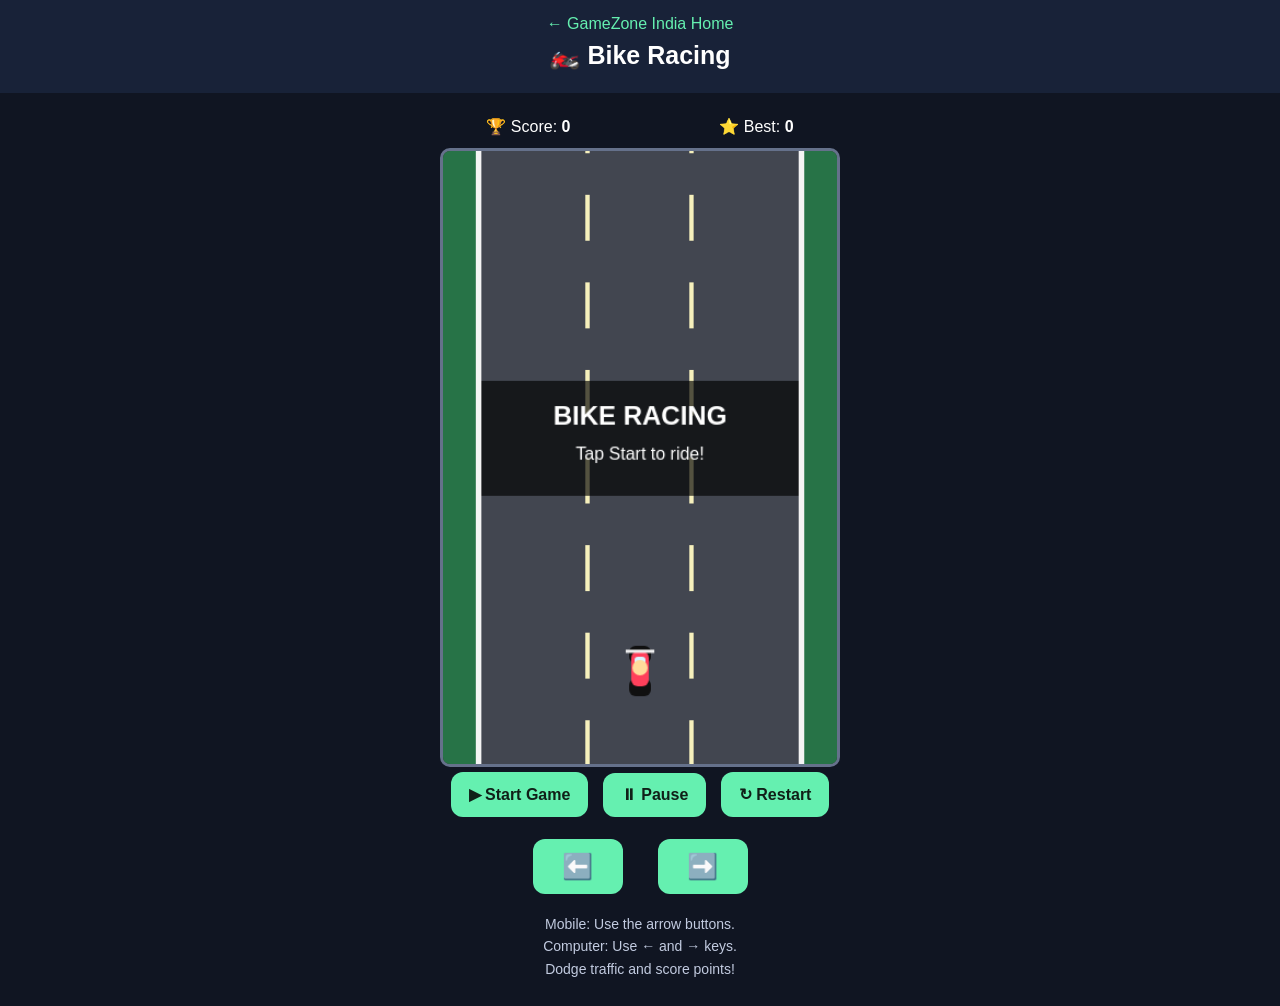
<file: games/bike-racing.html>
<!DOCTYPE html>
<html lang="en">
<head>
<meta charset="UTF-8">
<meta name="viewport" content="width=device-width, initial-scale=1.0">
<title>Bike Racing | GameZone India</title>
<style>
*{box-sizing:border-box}
body{
  margin:0;background:#101522;color:white;
  font-family:Arial,sans-serif;text-align:center
}
header{padding:15px;background:#182238}
header a{color:#65f0b0;text-decoration:none}
h1{margin:8px;font-size:25px}
.game{max-width:480px;margin:auto;padding:12px}
.stats{display:flex;justify-content:space-around;margin:12px 0}
canvas{
  display:block;width:100%;max-width:400px;height:auto;
  margin:auto;background:#333;border:3px solid #65718b;
  border-radius:10px
}
button{
  border:0;border-radius:12px;padding:13px 18px;
  font-weight:bold;font-size:16px;cursor:pointer;
  background:#65f0b0;color:#102018;margin:5px
}
.controls{display:flex;justify-content:center;gap:25px;margin-top:12px}
.controls button{font-size:25px;min-width:90px}
.note{color:#c2cbe0;font-size:14px;line-height:1.6}
</style>
</head>
<body>
<header>
  <a href="../index.html">← GameZone India Home</a>
  <h1>🏍️ Bike Racing</h1>
</header>

<div class="game">
  <div class="stats">
    <div>🏆 Score: <b id="score">0</b></div>
    <div>⭐ Best: <b id="best">0</b></div>
  </div>

  <canvas id="game" width="360" height="560"></canvas>

  <div>
    <button id="start">▶ Start Game</button>
    <button id="pause">⏸ Pause</button>
    <button id="restart">↻ Restart</button>
  </div>

  <div class="controls">
    <button id="left">⬅️</button>
    <button id="right">➡️</button>
  </div>

  <p class="note">
    Mobile: Use the arrow buttons.<br>
    Computer: Use ← and → keys.<br>
    Dodge traffic and score points!
  </p>
</div>

<script>
const canvas = document.getElementById("game");
const ctx = canvas.getContext("2d");
const scoreText = document.getElementById("score");
const bestText = document.getElementById("best");

const lanes = [85, 180, 275];
let bike, traffic, score, best, running, paused, gameOver;
let frame = 0;
let animationId = null;

best = Number(localStorage.getItem("bikeRacingBest") || 0);
bestText.textContent = best;

function resetGame(){
  bike = {lane:1, x:180, y:445, width:30, height:58};
  traffic = [];
  score = 0;
  frame = 0;
  running = false;
  paused = false;
  gameOver = false;
  scoreText.textContent = score;
  draw();
}

function roundedRect(x,y,w,h,r,color){
  ctx.fillStyle = color;
  ctx.beginPath();
  ctx.roundRect(x,y,w,h,r);
  ctx.fill();
}

function drawBike(x,y,color){
  // Wheels
  roundedRect(x-10,y+7,20,16,6,"#101010");
  roundedRect(x-10,y+37,20,16,6,"#101010");

  // Bike body
  roundedRect(x-8,y+12,16,32,6,color);
  roundedRect(x-5,y+17,10,11,3,"#d9f5ff");

  // Rider helmet
  ctx.fillStyle="#ffdc9b";
  ctx.beginPath();
  ctx.arc(x,y+27,7,0,Math.PI*2);
  ctx.fill();

  // Handlebar
  ctx.strokeStyle="#eeeeee";
  ctx.lineWidth=3;
  ctx.beginPath();
  ctx.moveTo(x-13,y+12);
  ctx.lineTo(x+13,y+12);
  ctx.stroke();
}

function drawCar(car){
  roundedRect(car.x-17,car.y,34,56,7,car.color);
  roundedRect(car.x-12,car.y+8,24,15,4,"#b9e8ff");
  roundedRect(car.x-12,car.y+34,24,10,3,"#242b36");

  ctx.fillStyle="#ffe58a";
  ctx.fillRect(car.x-14,car.y+2,7,4);
  ctx.fillRect(car.x+7,car.y+2,7,4);
}

function draw(){
  // Grass
  ctx.fillStyle="#277347";
  ctx.fillRect(0,0,canvas.width,canvas.height);

  // Road
  ctx.fillStyle="#424650";
  ctx.fillRect(30,0,300,canvas.height);

  // Road borders
  ctx.fillStyle="#f4f4f4";
  ctx.fillRect(30,0,5,canvas.height);
  ctx.fillRect(325,0,5,canvas.height);

  // Lane markings
  ctx.fillStyle="#f6f0bc";
  for(let y=-40+(frame*5)%80;y<canvas.height;y+=80){
    ctx.fillRect(130,y,4,42);
    ctx.fillRect(225,y,4,42);
  }

  // Traffic
  traffic.forEach(drawCar);

  // Player bike
  drawBike(bike.x,bike.y,"#ff405b");

  if(!running){
    ctx.fillStyle="rgba(0,0,0,.66)";
    ctx.fillRect(35,210,290,105);
    ctx.textAlign="center";
    ctx.fillStyle="white";
    ctx.font="bold 24px Arial";
    ctx.fillText(gameOver ? "GAME OVER!" : "BIKE RACING",180,250);
    ctx.font="16px Arial";
    ctx.fillText(
      gameOver ? "Tap Restart to play again" :
      paused ? "Game Paused" : "Tap Start to ride!",
      180,282
    );
  }
}

function endGame(){
  running = false;
  gameOver = true;
  if(score > best){
    best = score;
    localStorage.setItem("bikeRacingBest",best);
    bestText.textContent = best;
  }
  draw();
}

function update(){
  if(!running || paused) return;

  frame++;

  // Spawn traffic
  if(frame % 48 === 0){
    const lane = Math.floor(Math.random()*3);
    traffic.push({
      lane:lane,
      x:lanes[lane],
      y:-65,
      color:["#ffc247","#4aa8ff","#c084fc","#e9edf5"][
        Math.floor(Math.random()*4)
      ]
    });
  }

  const speed = 4 + Math.min(score/250,4);

  traffic.forEach(car=>{
    car.y += speed;

    // Collision detection
    const closeX = Math.abs(car.x-bike.x) < 31;
    const closeY = car.y+56 > bike.y+8 && car.y < bike.y+52;

    if(closeX && closeY){
      endGame();
    }

    if(car.y > canvas.height){
      car.passed = true;
      score += 10;
      scoreText.textContent = score;
    }
  });

  traffic = traffic.filter(car=>car.y < canvas.height+70);

  if(running){
    draw();
    animationId = requestAnimationFrame(update);
  }
}

function startGame(){
  if(gameOver) resetGame();
  if(running) return;

  running = true;
  paused = false;
  draw();
  animationId = requestAnimationFrame(update);
}

function moveBike(direction){
  if(!bike || gameOver) return;
  bike.lane = Math.max(0,Math.min(2,bike.lane+direction));
  bike.x = lanes[bike.lane];
  draw();
}

document.getElementById("start").addEventListener("click",startGame);

document.getElementById("pause").addEventListener("click",()=>{
  if(!running) return;
  running = false;
  paused = true;
  draw();
});

document.getElementById("restart").addEventListener("click",()=>{
  resetGame();
  startGame();
});

document.getElementById("left").addEventListener("click",()=>moveBike(-1));
document.getElementById("right").addEventListener("click",()=>moveBike(1));

document.addEventListener("keydown",e=>{
  if(e.key==="ArrowLeft") moveBike(-1);
  if(e.key==="ArrowRight") moveBike(1);
  if(e.key===" "){
    e.preventDefault();
    if(running){
      running = false;
      paused = true;
      draw();
    }else{
      startGame();
    }
  }
});

resetGame();
</script>
</body>
  </html>
</file>
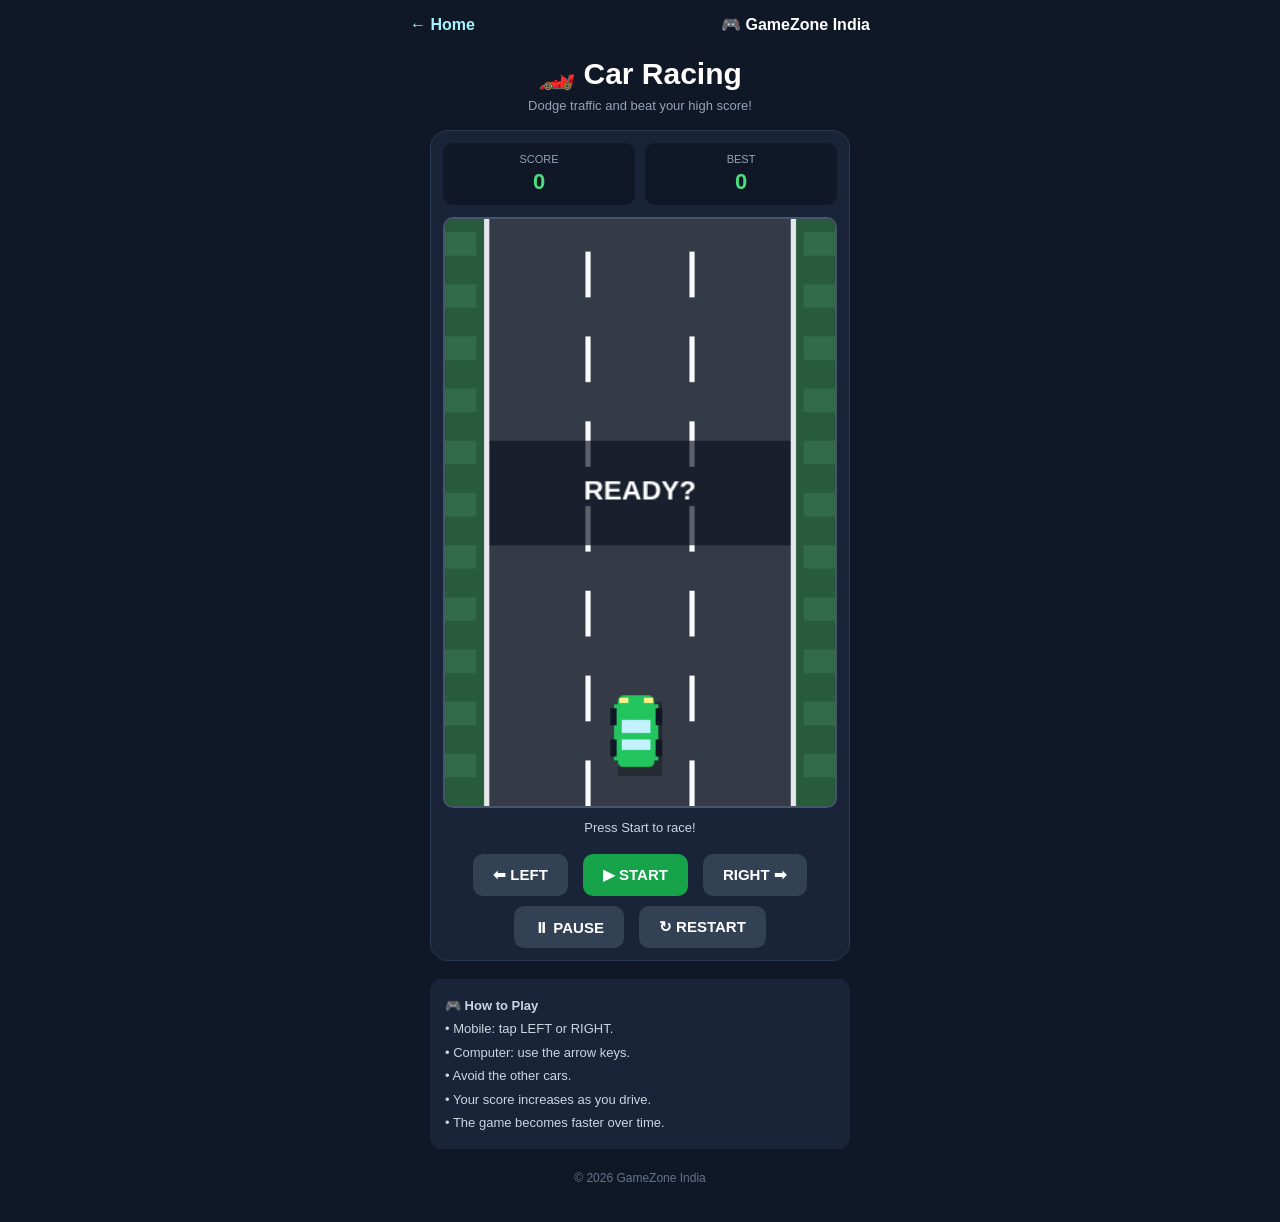
<file: games/car-racing.html>
<!DOCTYPE html>
<html lang="en">
<head>
<meta charset="UTF-8">
<meta name="viewport" content="width=device-width, initial-scale=1, maximum-scale=1">
<meta name="theme-color" content="#101827">
<title>Car Racing | GameZone India</title>

<style>
*{box-sizing:border-box;margin:0;padding:0}
body{font-family:Arial,sans-serif;background:#101827;color:#fff;text-align:center;padding:15px}
header{max-width:460px;margin:auto;display:flex;justify-content:space-between;align-items:center;gap:10px}
a{color:#a5f3fc;text-decoration:none;font-weight:bold}
h1{margin:22px 0 7px;font-size:30px}
.subtitle{color:#94a3b8;font-size:13px;margin-bottom:17px}
.game-box{max-width:420px;margin:auto;background:#192438;border:1px solid #293951;border-radius:18px;padding:12px}
.stats{display:flex;gap:10px;margin-bottom:12px}
.stat{flex:1;background:#101827;border-radius:10px;padding:10px}
.stat span{display:block;color:#94a3b8;font-size:11px}
.stat strong{display:block;color:#4ade80;font-size:22px;margin-top:4px}
canvas{display:block;width:100%;height:auto;aspect-ratio:2/3;background:#243b32;border:2px solid #475569;border-radius:10px;touch-action:none}
.message{min-height:22px;margin:12px 0;color:#cbd5e1;font-size:13px}
.controls{display:flex;justify-content:center;gap:15px;flex-wrap:wrap}
button{border:0;border-radius:10px;padding:12px 20px;font-size:15px;font-weight:bold;color:white;cursor:pointer;touch-action:manipulation}
button:active{transform:scale(.96)}
.primary{background:#16a34a}
.secondary{background:#334155}
.instructions{max-width:420px;margin:18px auto;background:#192438;border-radius:12px;padding:15px;text-align:left;color:#cbd5e1;font-size:13px;line-height:1.8}
footer{color:#64748b;font-size:12px;margin:22px 0}
@media(max-width:350px){body{padding:8px}h1{font-size:25px}button{padding:11px 14px}}
</style>
</head>

<body>

<header>
<a href="../index.html">← Home</a>
<strong>🎮 GameZone India</strong>
</header>

<h1>🏎️ Car Racing</h1>
<p class="subtitle">Dodge traffic and beat your high score!</p>

<main class="game-box">

<div class="stats">
<div class="stat"><span>SCORE</span><strong id="score">0</strong></div>
<div class="stat"><span>BEST</span><strong id="best">0</strong></div>
</div>

<canvas id="game" width="300" height="450" aria-label="Car racing game"></canvas>

<p class="message" id="message" aria-live="polite">Press Start to race!</p>

<div class="controls">
<button class="secondary" id="left">⬅ LEFT</button>
<button class="primary" id="start">▶ START</button>
<button class="secondary" id="right">RIGHT ➡</button>
</div>

<div class="controls" style="margin-top:10px">
<button class="secondary" id="pause">⏸ PAUSE</button>
<button class="secondary" id="restart">↻ RESTART</button>
</div>

</main>

<section class="instructions">
<strong>🎮 How to Play</strong><br>
• Mobile: tap LEFT or RIGHT.<br>
• Computer: use the arrow keys.<br>
• Avoid the other cars.<br>
• Your score increases as you drive.<br>
• The game becomes faster over time.
</section>

<footer>© 2026 GameZone India</footer>

<script>
"use strict";

const canvas = document.getElementById("game");
const ctx = canvas.getContext("2d");
const scoreEl = document.getElementById("score");
const bestEl = document.getElementById("best");
const message = document.getElementById("message");
const startBtn = document.getElementById("start");
const pauseBtn = document.getElementById("pause");

const W = canvas.width;
const H = canvas.height;
const roadLeft = 30;
const roadRight = 270;
const laneCenters = [70, 150, 230];

let player, enemies, score, best, running, gameOver;
let roadOffset = 0;
let lastTime = 0;
let animationId = null;
let spawnTimer = 0;

try {
    best = Number(localStorage.getItem("gzCarBest")) || 0;
} catch {
    best = 0;
}
bestEl.textContent = best;

function resetGame() {
    if (animationId !== null) cancelAnimationFrame(animationId);

    player = { x: 130, y: 365, w: 34, h: 57 };
    enemies = [];
    score = 0;
    roadOffset = 0;
    spawnTimer = 0;
    running = false;
    gameOver = false;
    lastTime = 0;
    scoreEl.textContent = "0";
    startBtn.textContent = "▶ START";
    pauseBtn.textContent = "⏸ PAUSE";
    message.textContent = "Press Start to race!";
    draw();
}

function drawCar(x, y, w, h, color, isPlayer) {
    // Car shadow
    ctx.fillStyle = "#00000045";
    ctx.fillRect(x + 3, y + 5, w, h);

    // Car body
    ctx.fillStyle = color;
    ctx.fillRect(x, y + 7, w, h - 14);

    // Bonnet and boot
    ctx.fillStyle = color;
    ctx.beginPath();
    ctx.roundRect(x + 3, y, w - 6, 17, 5);
    ctx.fill();

    ctx.beginPath();
    ctx.roundRect(x + 3, y + h - 17, w - 6, 15, 4);
    ctx.fill();

    // Windows
    ctx.fillStyle = isPlayer ? "#c4f1ff" : "#dbeafe";
    ctx.fillRect(x + 6, y + 19, w - 12, 10);
    ctx.fillRect(x + 6, y + 34, w - 12, 8);

    // Wheels
    ctx.fillStyle = "#101827";
    ctx.fillRect(x - 3, y + 10, 5, 13);
    ctx.fillRect(x + w - 2, y + 10, 5, 13);
    ctx.fillRect(x - 3, y + h - 23, 5, 13);
    ctx.fillRect(x + w - 2, y + h - 23, 5, 13);

    // Headlights
    if (isPlayer) {
        ctx.fillStyle = "#fef08a";
        ctx.fillRect(x + 4, y + 2, 7, 4);
        ctx.fillRect(x + w - 11, y + 2, 7, 4);
    } else {
        ctx.fillStyle = "#fb7185";
        ctx.fillRect(x + 4, y + h - 5, 7, 4);
        ctx.fillRect(x + w - 11, y + h - 5, 7, 4);
    }
}

function draw() {
    // Grass
    ctx.fillStyle = "#285b3c";
    ctx.fillRect(0, 0, W, H);

    // Grass stripes
    ctx.fillStyle = "#316b47";
    for (let y = -30 + (roadOffset % 40); y < H; y += 40) {
        ctx.fillRect(0, y, 24, 18);
        ctx.fillRect(W - 24, y, 24, 18);
    }

    // Road
    ctx.fillStyle = "#343b46";
    ctx.fillRect(roadLeft, 0, roadRight - roadLeft, H);

    // Road edges
    ctx.fillStyle = "#e5e7eb";
    ctx.fillRect(roadLeft, 0, 4, H);
    ctx.fillRect(roadRight - 4, 0, 4, H);

    // Lane markings
    ctx.fillStyle = "#f8fafc";
    for (let y = -40 + (roadOffset % 65); y < H; y += 65) {
        ctx.fillRect(108, y, 4, 35);
        ctx.fillRect(188, y, 4, 35);
    }

    // Traffic
    enemies.forEach(car => {
        drawCar(car.x, car.y, car.w, car.h, car.color, false);
    });

    // Player
    if (player) {
        drawCar(player.x, player.y, player.w, player.h, "#22c55e", true);
    }

    if (!running) {
        ctx.fillStyle = "#0b1220a8";
        ctx.fillRect(roadLeft + 4, 170, roadRight - roadLeft - 8, 80);
        ctx.textAlign = "center";
        ctx.fillStyle = "#fff";
        ctx.font = "bold 21px Arial";

        const title = gameOver ? "GAME OVER" : (score > 0 ? "PAUSED" : "READY?");
        ctx.fillText(title, W / 2, 215);
    }
}

function startGame() {
    if (gameOver) resetGame();
    if (running) return;

    running = true;
    lastTime = 0;
    startBtn.textContent = "🏎️ RACING";
    message.textContent = "Drive carefully!";

    animationId = requestAnimationFrame(loop);
}

function pauseGame() {
    if (gameOver) return;

    if (running) {
        running = false;
        if (animationId !== null) cancelAnimationFrame(animationId);
        animationId = null;
        pauseBtn.textContent = "▶ RESUME";
        message.textContent = "Race paused.";
        draw();
    } else {
        startGame();
        pauseBtn.textContent = "⏸ PAUSE";
    }
}

function movePlayer(direction) {
    if (!player || gameOver) return;

    player.x += direction * 40;
    player.x = Math.max(roadLeft + 8, Math.min(roadRight - player.w - 8, player.x));

    if (!running) draw();
}

function spawnEnemy() {
    const availableLanes = laneCenters.filter(lane =>
        !enemies.some(car => car.x === lane - 17 && car.y < 105)
    );

    if (availableLanes.length === 0) return;

    const lane = availableLanes[Math.floor(Math.random() * availableLanes.length)];

    const colors = ["#ef4444", "#3b82f6", "#f59e0b", "#c084fc", "#f8fafc"];

    enemies.push({
        x: lane - 17,
        y: -65,
        w: 34,
        h: 57,
        color: colors[Math.floor(Math.random() * colors.length)]
    });
}

function collided(a, b) {
    // Slightly smaller hitboxes make the game feel fair.
    const margin = 5;

    return (
        a.x + margin < b.x + b.w - margin &&
        a.x + a.w - margin > b.x + margin &&
        a.y + margin < b.y + b.h - margin &&
        a.y + a.h - margin > b.y + margin
    );
}

function endGame() {
    running = false;
    gameOver = true;

    if (animationId !== null) cancelAnimationFrame(animationId);
    animationId = null;

    startBtn.textContent = "▶ PLAY AGAIN";
    message.textContent = "Crash! Final score: " + score;
    draw();
}

function loop(timestamp) {
    if (!running) return;

    if (!lastTime) lastTime = timestamp;

    const delta = Math.min((timestamp - lastTime) / 16.67, 2);
    lastTime = timestamp;

    const speed = 3 + Math.min(score / 100, 5);

    roadOffset += speed * delta;
    spawnTimer += delta;

    if (spawnTimer > Math.max(27, 65 - score / 15)) {
        spawnEnemy();
        spawnTimer = 0;
    }

    enemies.forEach(car => {
        car.y += speed * delta;

        if (collided(player, car)) {
            endGame();
        }
    });

    if (!running) return;

    const oldLength = enemies.length;

    enemies = enemies.filter(car => car.y < H + 70);

    const passed = oldLength - enemies.length;

    if (passed > 0) {
        score += passed * 10;
        scoreEl.textContent = score;

        if (score > best) {
            best = score;
            bestEl.textContent = best;

            try {
                localStorage.setItem("gzCarBest", String(best));
            } catch {}
        }
    }

    draw();
    animationId = requestAnimationFrame(loop);
}

document.getElementById("left").addEventListener("click", () => movePlayer(-1));
document.getElementById("right").addEventListener("click", () => movePlayer(1));
startBtn.addEventListener("click", startGame);
pauseBtn.addEventListener("click", pauseGame);
document.getElementById("restart").addEventListener("click", resetGame);

document.addEventListener("keydown", event => {
    if (["ArrowLeft", "ArrowRight"].includes(event.key)) {
        event.preventDefault();

        if (event.key === "ArrowLeft") movePlayer(-1);
        if (event.key === "ArrowRight") movePlayer(1);
    }

    if (event.code === "Space") {
        event.preventDefault();
        pauseGame();
    }
});

let touchStartX = 0;

canvas.addEventListener("touchstart", event => {
    touchStartX = event.changedTouches[0].clientX;
}, { passive: true });

canvas.addEventListener("touchend", event => {
    const dx = event.changedTouches[0].clientX - touchStartX;

    if (Math.abs(dx) > 20) {
        movePlayer(dx > 0 ? 1 : -1);
    }
}, { passive: true });

resetGame();
</script>

</body>
  </html>
</file>
